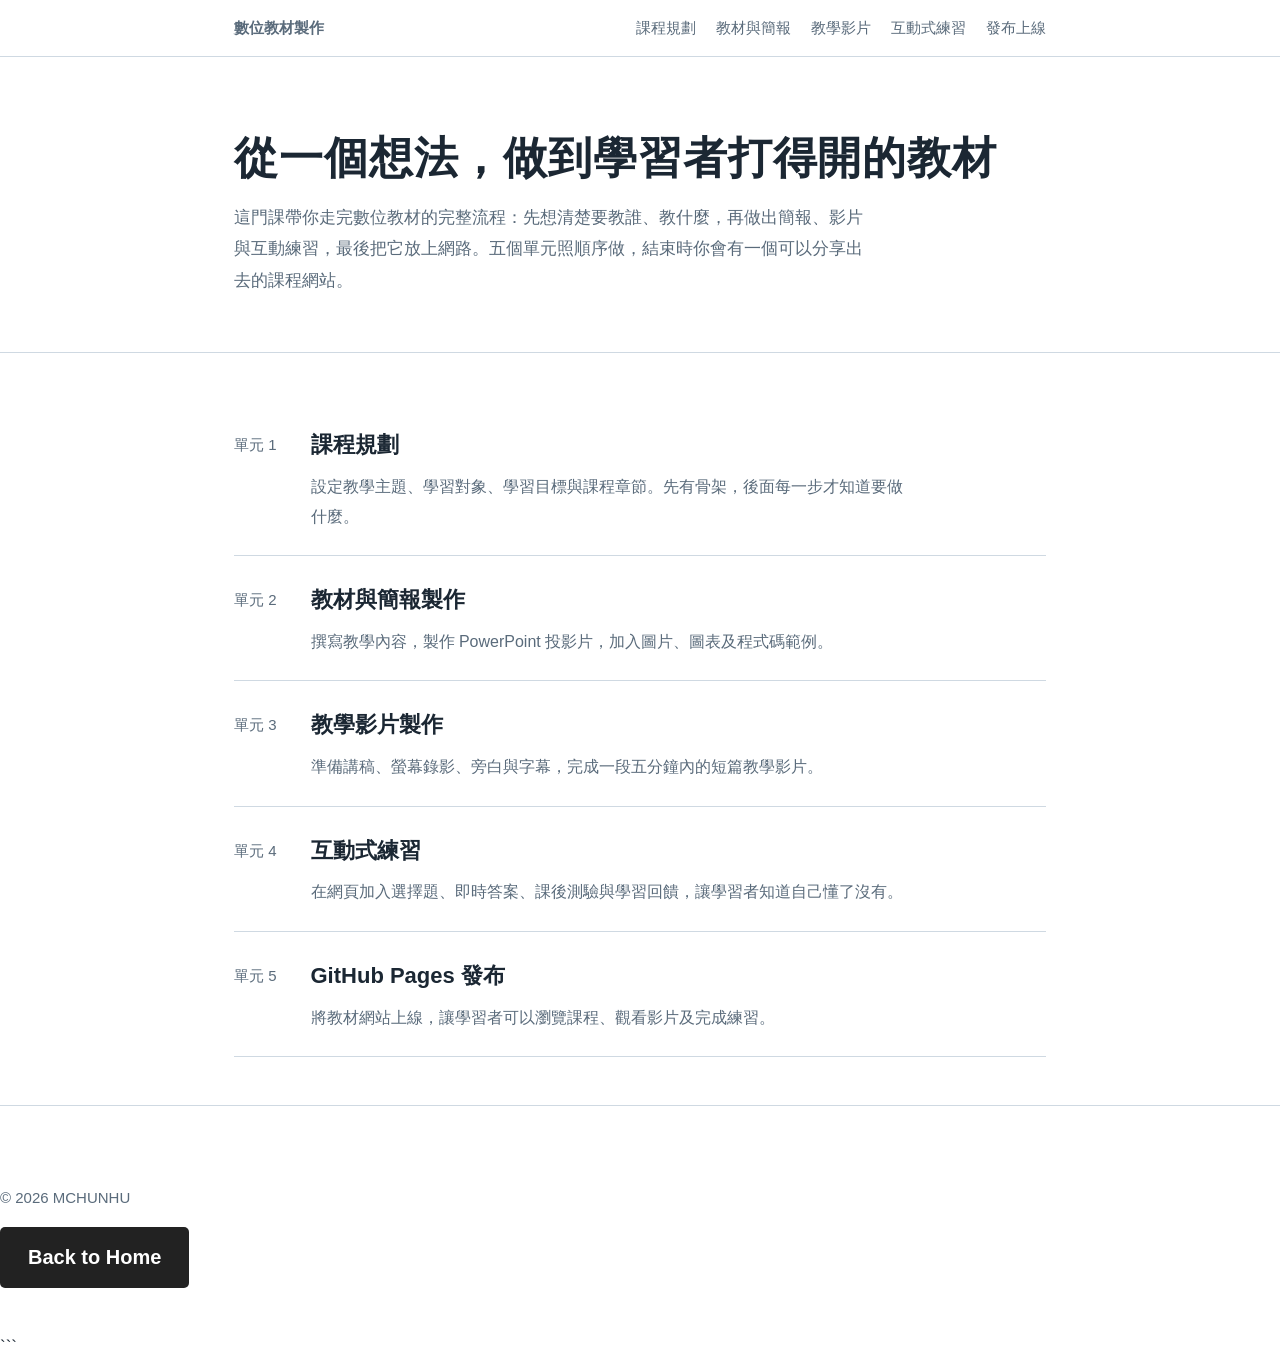
<file: index.html>
<!DOCTYPE html>
<html lang="zh-Hant">
<head>
  <meta charset="UTF-8">
  <meta name="viewport" content="width=device-width, initial-scale=1">
  <title>數位教材製作</title>
  <link rel="stylesheet" href="style.css">
</head>
<body>

<nav class="topbar">
  <div class="wrap">
    <a class="sitename" href="index.html">數位教材製作</a>
    <a href="unit1.html">課程規劃</a>
    <a href="unit2.html">教材與簡報</a>
    <a href="unit3.html">教學影片</a>
    <a href="unit4.html">互動式練習</a>
    <a href="unit5.html">發布上線</a>
  </div>
</nav>

<header class="hero">
  <div class="wrap">
    <h1>從一個想法，做到學習者打得開的教材</h1>
    <p>這門課帶你走完數位教材的完整流程：先想清楚要教誰、教什麼，再做出簡報、影片與互動練習，最後把它放上網路。五個單元照順序做，結束時你會有一個可以分享出去的課程網站。</p>
  </div>
</header>

<section class="units">
  <div class="wrap">

    <a class="unit-row" href="unit1.html">
      <span class="unit-num">單元 1</span>
      <span>
        <span class="unit-title">課程規劃</span>
        <p class="unit-desc">設定教學主題、學習對象、學習目標與課程章節。先有骨架，後面每一步才知道要做什麼。</p>
      </span>
    </a>

    <a class="unit-row" href="unit2.html">
      <span class="unit-num">單元 2</span>
      <span>
        <span class="unit-title">教材與簡報製作</span>
        <p class="unit-desc">撰寫教學內容，製作 PowerPoint 投影片，加入圖片、圖表及程式碼範例。</p>
      </span>
    </a>

    <a class="unit-row" href="unit3.html">
      <span class="unit-num">單元 3</span>
      <span>
        <span class="unit-title">教學影片製作</span>
        <p class="unit-desc">準備講稿、螢幕錄影、旁白與字幕，完成一段五分鐘內的短篇教學影片。</p>
      </span>
    </a>

    <a class="unit-row" href="unit4.html">
      <span class="unit-num">單元 4</span>
      <span>
        <span class="unit-title">互動式練習</span>
        <p class="unit-desc">在網頁加入選擇題、即時答案、課後測驗與學習回饋，讓學習者知道自己懂了沒有。</p>
      </span>
    </a>

    <a class="unit-row" href="unit5.html">
      <span class="unit-num">單元 5</span>
      <span>
        <span class="unit-title">GitHub Pages 發布</span>
        <p class="unit-desc">將教材網站上線，讓學習者可以瀏覽課程、觀看影片及完成練習。</p>
      </span>
    </a>

  </div>
</section>

<!-- =========================
     Footer
     ========================= -->

<footer>

   <p style="margin-top: 50px;">
        © 2026 MCHUNHU
    </p>

    <p style=text-align: center; position: absolute;>
        <a href="https://sgiphu.github.io/" target="_blank" rel="noopener noreferrer" class="button" style="font-weight: bold; font-size: 20px;">  Back to Home</a>
    </p>

</footer>
``` 

</body>

</html>
</file>
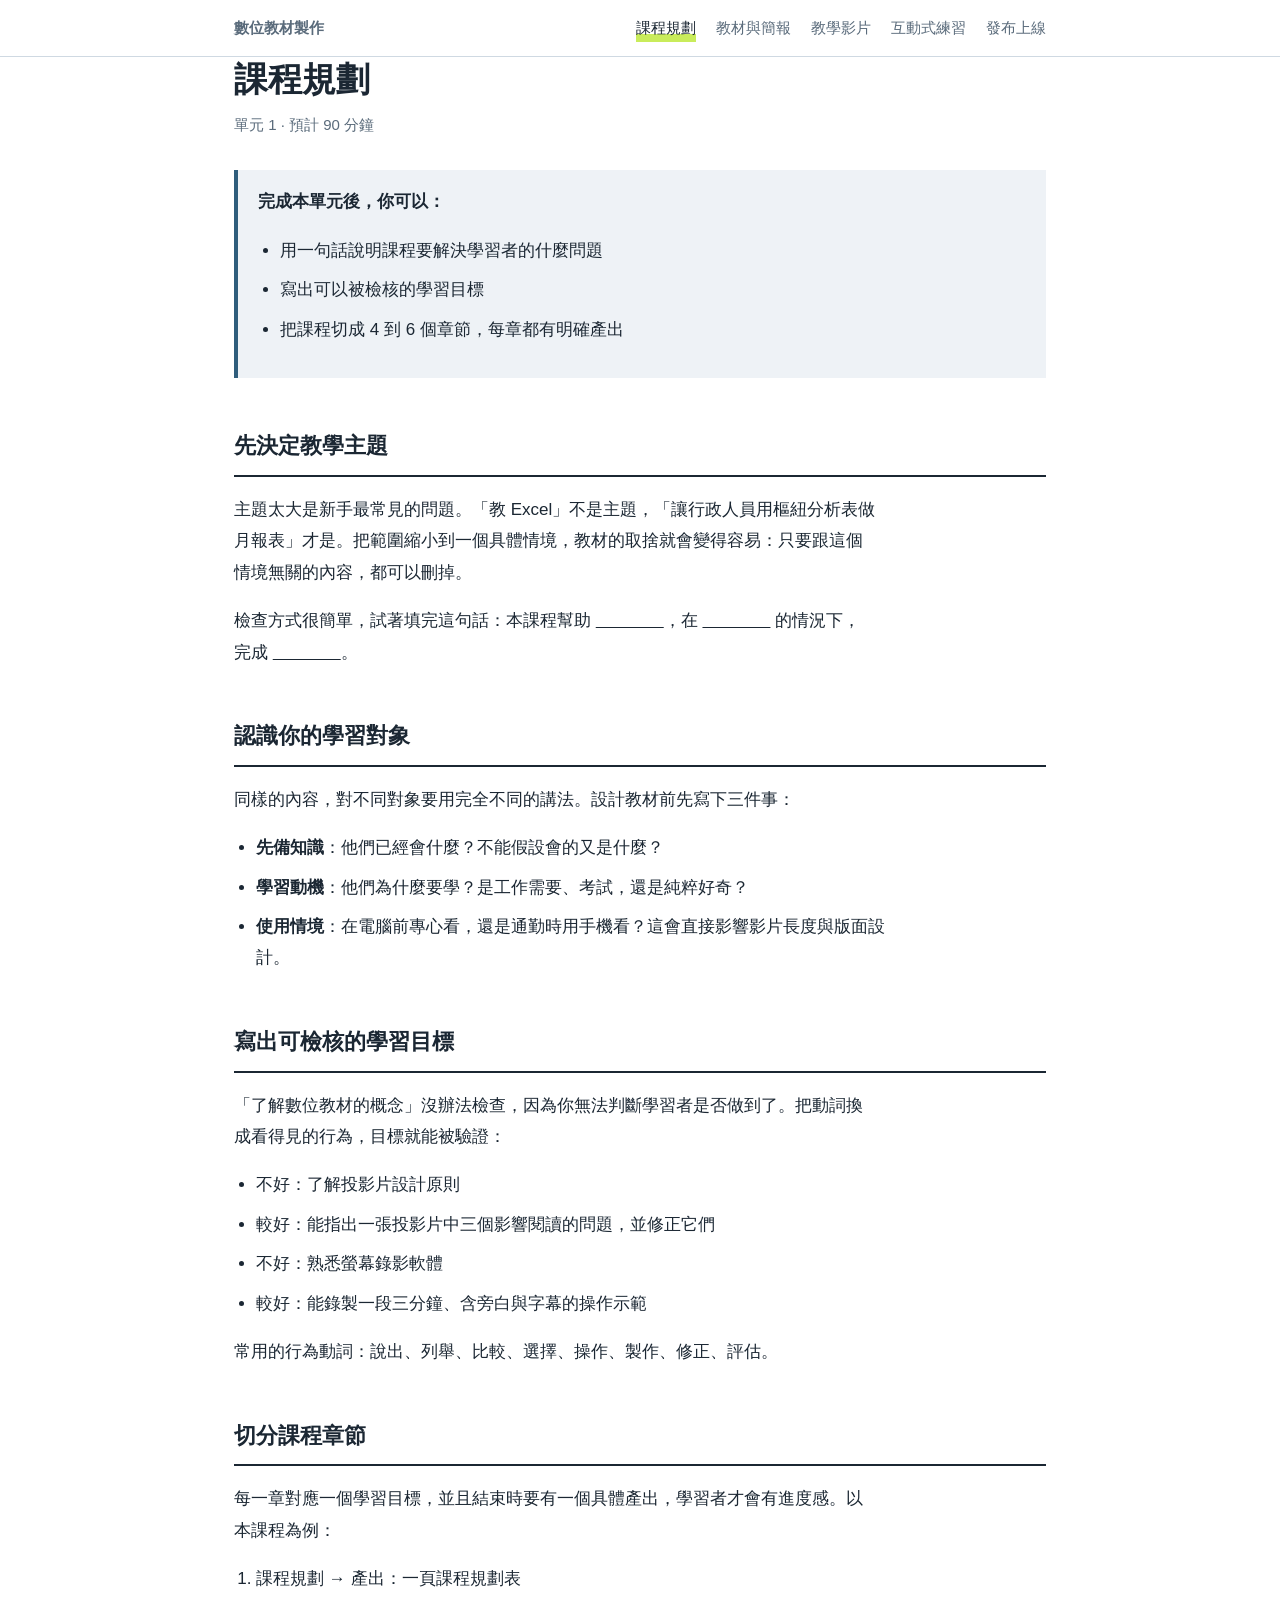
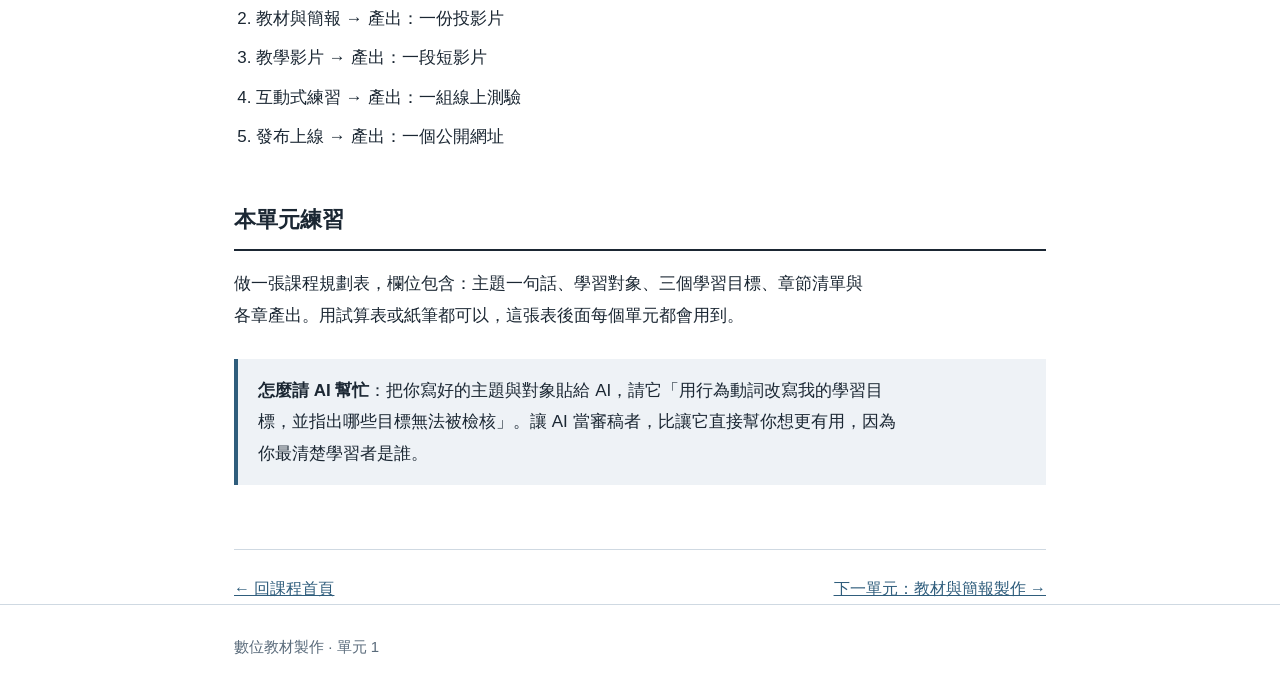
<file: unit1.html>
<!DOCTYPE html>
<html lang="zh-Hant">
<head>
  <meta charset="UTF-8">
  <meta name="viewport" content="width=device-width, initial-scale=1">
  <title>單元 1：課程規劃｜數位教材製作</title>
  <link rel="stylesheet" href="style.css">
</head>
<body>

<nav class="topbar">
  <div class="wrap">
    <a class="sitename" href="index.html">數位教材製作</a>
    <a class="here" href="unit1.html">課程規劃</a>
    <a href="unit2.html">教材與簡報</a>
    <a href="unit3.html">教學影片</a>
    <a href="unit4.html">互動式練習</a>
    <a href="unit5.html">發布上線</a>
  </div>
</nav>

<main class="wrap">

  <h1>課程規劃</h1>
  <p class="eyebrow">單元 1 · 預計 90 分鐘</p>

  <div class="note">
    <p><strong>完成本單元後，你可以：</strong></p>
    <ul>
      <li>用一句話說明課程要解決學習者的什麼問題</li>
      <li>寫出可以被檢核的學習目標</li>
      <li>把課程切成 4 到 6 個章節，每章都有明確產出</li>
    </ul>
  </div>

  <h2>先決定教學主題</h2>
  <p>主題太大是新手最常見的問題。「教 Excel」不是主題，「讓行政人員用樞紐分析表做月報表」才是。把範圍縮小到一個具體情境，教材的取捨就會變得容易：只要跟這個情境無關的內容，都可以刪掉。</p>
  <p>檢查方式很簡單，試著填完這句話：本課程幫助 <u>　　　　</u>，在 <u>　　　　</u> 的情況下，完成 <u>　　　　</u>。</p>

  <h2>認識你的學習對象</h2>
  <p>同樣的內容，對不同對象要用完全不同的講法。設計教材前先寫下三件事：</p>
  <ul>
    <li><strong>先備知識</strong>：他們已經會什麼？不能假設會的又是什麼？</li>
    <li><strong>學習動機</strong>：他們為什麼要學？是工作需要、考試，還是純粹好奇？</li>
    <li><strong>使用情境</strong>：在電腦前專心看，還是通勤時用手機看？這會直接影響影片長度與版面設計。</li>
  </ul>

  <h2>寫出可檢核的學習目標</h2>
  <p>「了解數位教材的概念」沒辦法檢查，因為你無法判斷學習者是否做到了。把動詞換成看得見的行為，目標就能被驗證：</p>
  <ul>
    <li>不好：了解投影片設計原則</li>
    <li>較好：能指出一張投影片中三個影響閱讀的問題，並修正它們</li>
    <li>不好：熟悉螢幕錄影軟體</li>
    <li>較好：能錄製一段三分鐘、含旁白與字幕的操作示範</li>
  </ul>
  <p>常用的行為動詞：說出、列舉、比較、選擇、操作、製作、修正、評估。</p>

  <h2>切分課程章節</h2>
  <p>每一章對應一個學習目標，並且結束時要有一個具體產出，學習者才會有進度感。以本課程為例：</p>
  <ol>
    <li>課程規劃 → 產出：一頁課程規劃表</li>
    <li>教材與簡報 → 產出：一份投影片</li>
    <li>教學影片 → 產出：一段短影片</li>
    <li>互動式練習 → 產出：一組線上測驗</li>
    <li>發布上線 → 產出：一個公開網址</li>
  </ol>

  <h2>本單元練習</h2>
  <p>做一張課程規劃表，欄位包含：主題一句話、學習對象、三個學習目標、章節清單與各章產出。用試算表或紙筆都可以，這張表後面每個單元都會用到。</p>

  <div class="note">
    <p><strong>怎麼請 AI 幫忙</strong>：把你寫好的主題與對象貼給 AI，請它「用行為動詞改寫我的學習目標，並指出哪些目標無法被檢核」。讓 AI 當審稿者，比讓它直接幫你想更有用，因為你最清楚學習者是誰。</p>
  </div>

  <nav class="pager">
    <a href="index.html">← 回課程首頁</a>
    <a href="unit2.html">下一單元：教材與簡報製作 →</a>
  </nav>

</main>

<footer>
  <div class="wrap">數位教材製作 · 單元 1</div>
</footer>

</body>
</html>
</file>
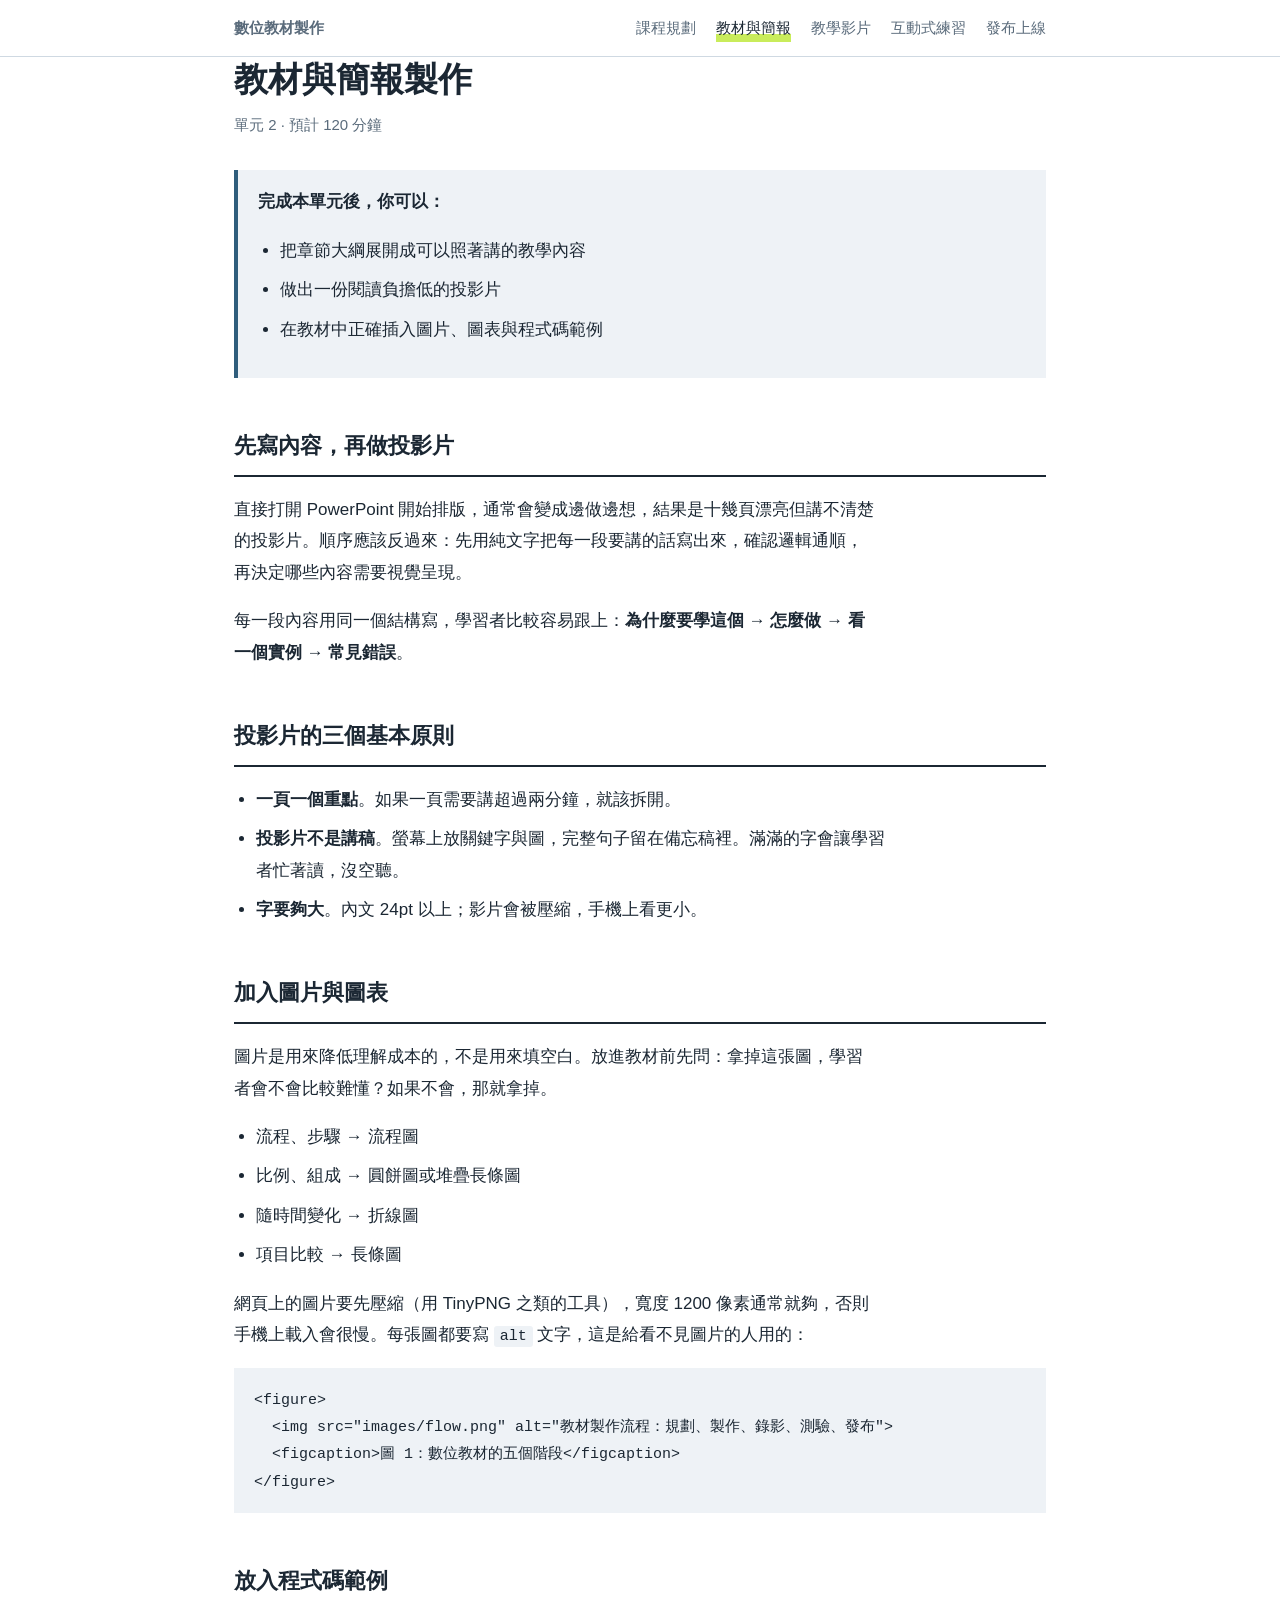
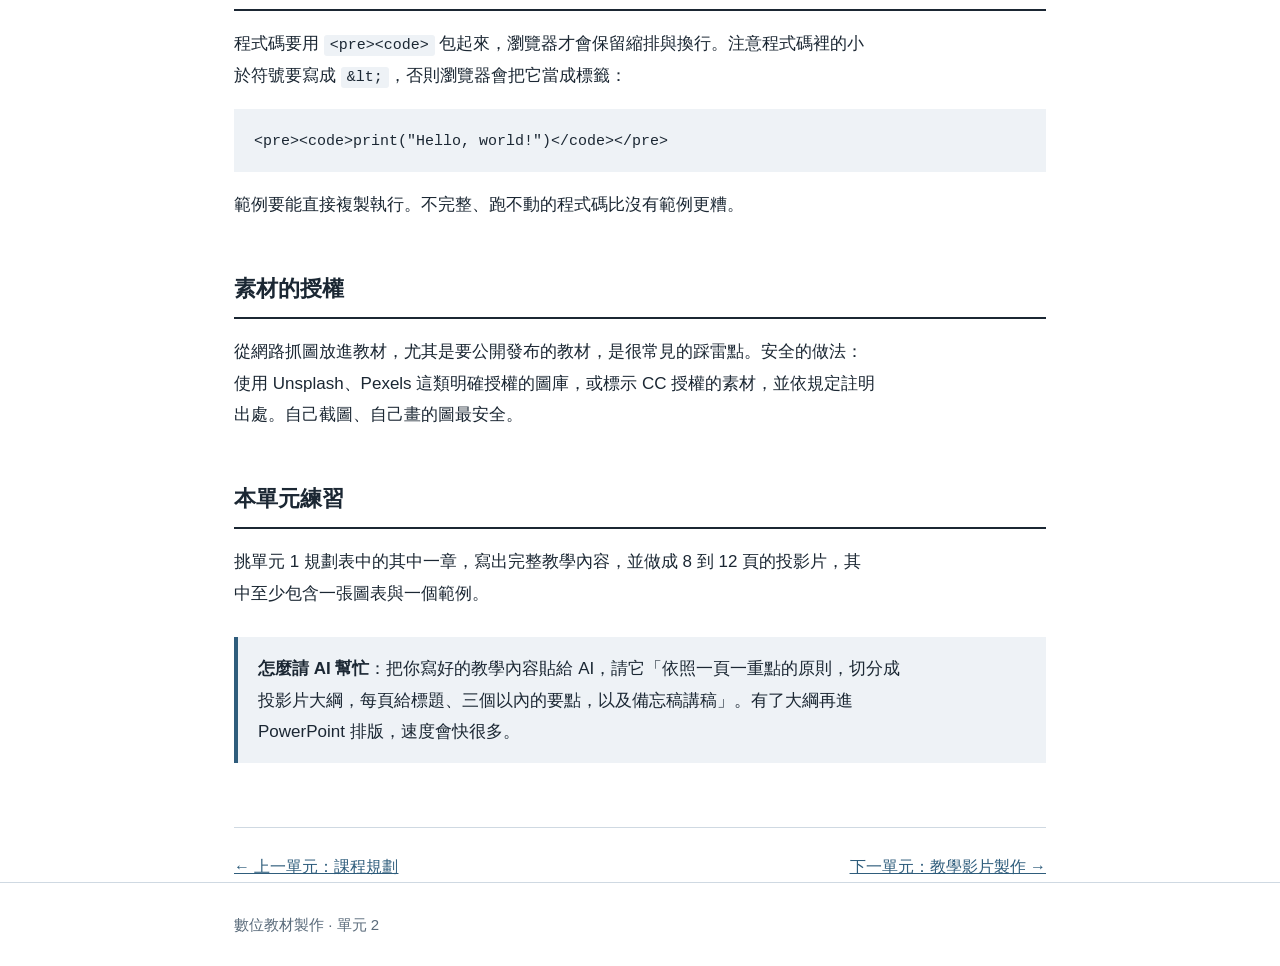
<file: unit2.html>
<!DOCTYPE html>
<html lang="zh-Hant">
<head>
  <meta charset="UTF-8">
  <meta name="viewport" content="width=device-width, initial-scale=1">
  <title>單元 2：教材與簡報製作｜數位教材製作</title>
  <link rel="stylesheet" href="style.css">
</head>
<body>

<nav class="topbar">
  <div class="wrap">
    <a class="sitename" href="index.html">數位教材製作</a>
    <a href="unit1.html">課程規劃</a>
    <a class="here" href="unit2.html">教材與簡報</a>
    <a href="unit3.html">教學影片</a>
    <a href="unit4.html">互動式練習</a>
    <a href="unit5.html">發布上線</a>
  </div>
</nav>

<main class="wrap">

  <h1>教材與簡報製作</h1>
  <p class="eyebrow">單元 2 · 預計 120 分鐘</p>

  <div class="note">
    <p><strong>完成本單元後，你可以：</strong></p>
    <ul>
      <li>把章節大綱展開成可以照著講的教學內容</li>
      <li>做出一份閱讀負擔低的投影片</li>
      <li>在教材中正確插入圖片、圖表與程式碼範例</li>
    </ul>
  </div>

  <h2>先寫內容，再做投影片</h2>
  <p>直接打開 PowerPoint 開始排版，通常會變成邊做邊想，結果是十幾頁漂亮但講不清楚的投影片。順序應該反過來：先用純文字把每一段要講的話寫出來，確認邏輯通順，再決定哪些內容需要視覺呈現。</p>
  <p>每一段內容用同一個結構寫，學習者比較容易跟上：<strong>為什麼要學這個 → 怎麼做 → 看一個實例 → 常見錯誤</strong>。</p>

  <h2>投影片的三個基本原則</h2>
  <ul>
    <li><strong>一頁一個重點</strong>。如果一頁需要講超過兩分鐘，就該拆開。</li>
    <li><strong>投影片不是講稿</strong>。螢幕上放關鍵字與圖，完整句子留在備忘稿裡。滿滿的字會讓學習者忙著讀，沒空聽。</li>
    <li><strong>字要夠大</strong>。內文 24pt 以上；影片會被壓縮，手機上看更小。</li>
  </ul>

  <h2>加入圖片與圖表</h2>
  <p>圖片是用來降低理解成本的，不是用來填空白。放進教材前先問：拿掉這張圖，學習者會不會比較難懂？如果不會，那就拿掉。</p>
  <ul>
    <li>流程、步驟 → 流程圖</li>
    <li>比例、組成 → 圓餅圖或堆疊長條圖</li>
    <li>隨時間變化 → 折線圖</li>
    <li>項目比較 → 長條圖</li>
  </ul>
  <p>網頁上的圖片要先壓縮（用 TinyPNG 之類的工具），寬度 1200 像素通常就夠，否則手機上載入會很慢。每張圖都要寫 <code>alt</code> 文字，這是給看不見圖片的人用的：</p>
  <pre><code>&lt;figure&gt;
  &lt;img src="images/flow.png" alt="教材製作流程：規劃、製作、錄影、測驗、發布"&gt;
  &lt;figcaption&gt;圖 1：數位教材的五個階段&lt;/figcaption&gt;
&lt;/figure&gt;</code></pre>

  <h2>放入程式碼範例</h2>
  <p>程式碼要用 <code>&lt;pre&gt;&lt;code&gt;</code> 包起來，瀏覽器才會保留縮排與換行。注意程式碼裡的小於符號要寫成 <code>&amp;lt;</code>，否則瀏覽器會把它當成標籤：</p>
  <pre><code>&lt;pre&gt;&lt;code&gt;print("Hello, world!")&lt;/code&gt;&lt;/pre&gt;</code></pre>
  <p>範例要能直接複製執行。不完整、跑不動的程式碼比沒有範例更糟。</p>

  <h2>素材的授權</h2>
  <p>從網路抓圖放進教材，尤其是要公開發布的教材，是很常見的踩雷點。安全的做法：使用 Unsplash、Pexels 這類明確授權的圖庫，或標示 CC 授權的素材，並依規定註明出處。自己截圖、自己畫的圖最安全。</p>

  <h2>本單元練習</h2>
  <p>挑單元 1 規劃表中的其中一章，寫出完整教學內容，並做成 8 到 12 頁的投影片，其中至少包含一張圖表與一個範例。</p>

  <div class="note">
    <p><strong>怎麼請 AI 幫忙</strong>：把你寫好的教學內容貼給 AI，請它「依照一頁一重點的原則，切分成投影片大綱，每頁給標題、三個以內的要點，以及備忘稿講稿」。有了大綱再進 PowerPoint 排版，速度會快很多。</p>
  </div>

  <nav class="pager">
    <a href="unit1.html">← 上一單元：課程規劃</a>
    <a href="unit3.html">下一單元：教學影片製作 →</a>
  </nav>

</main>

<footer>
  <div class="wrap">數位教材製作 · 單元 2</div>
</footer>

</body>
</html>
</file>
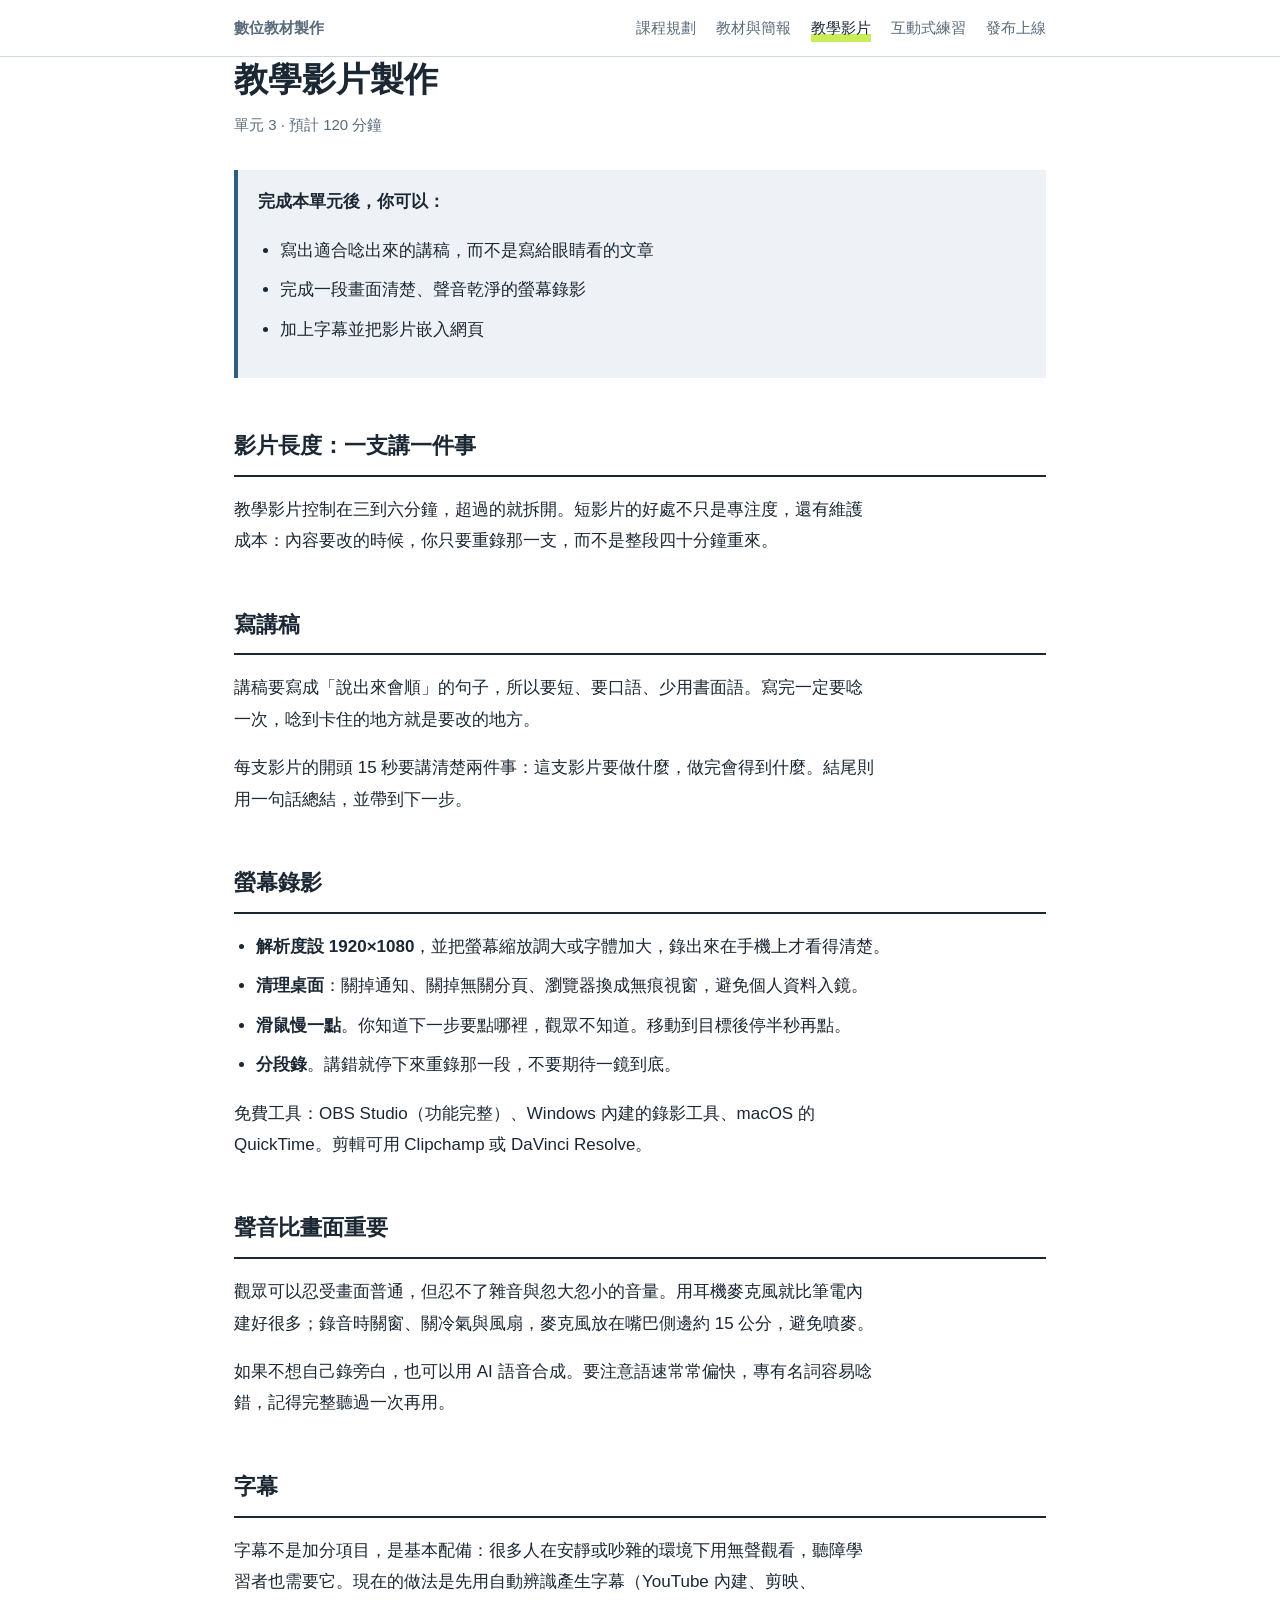
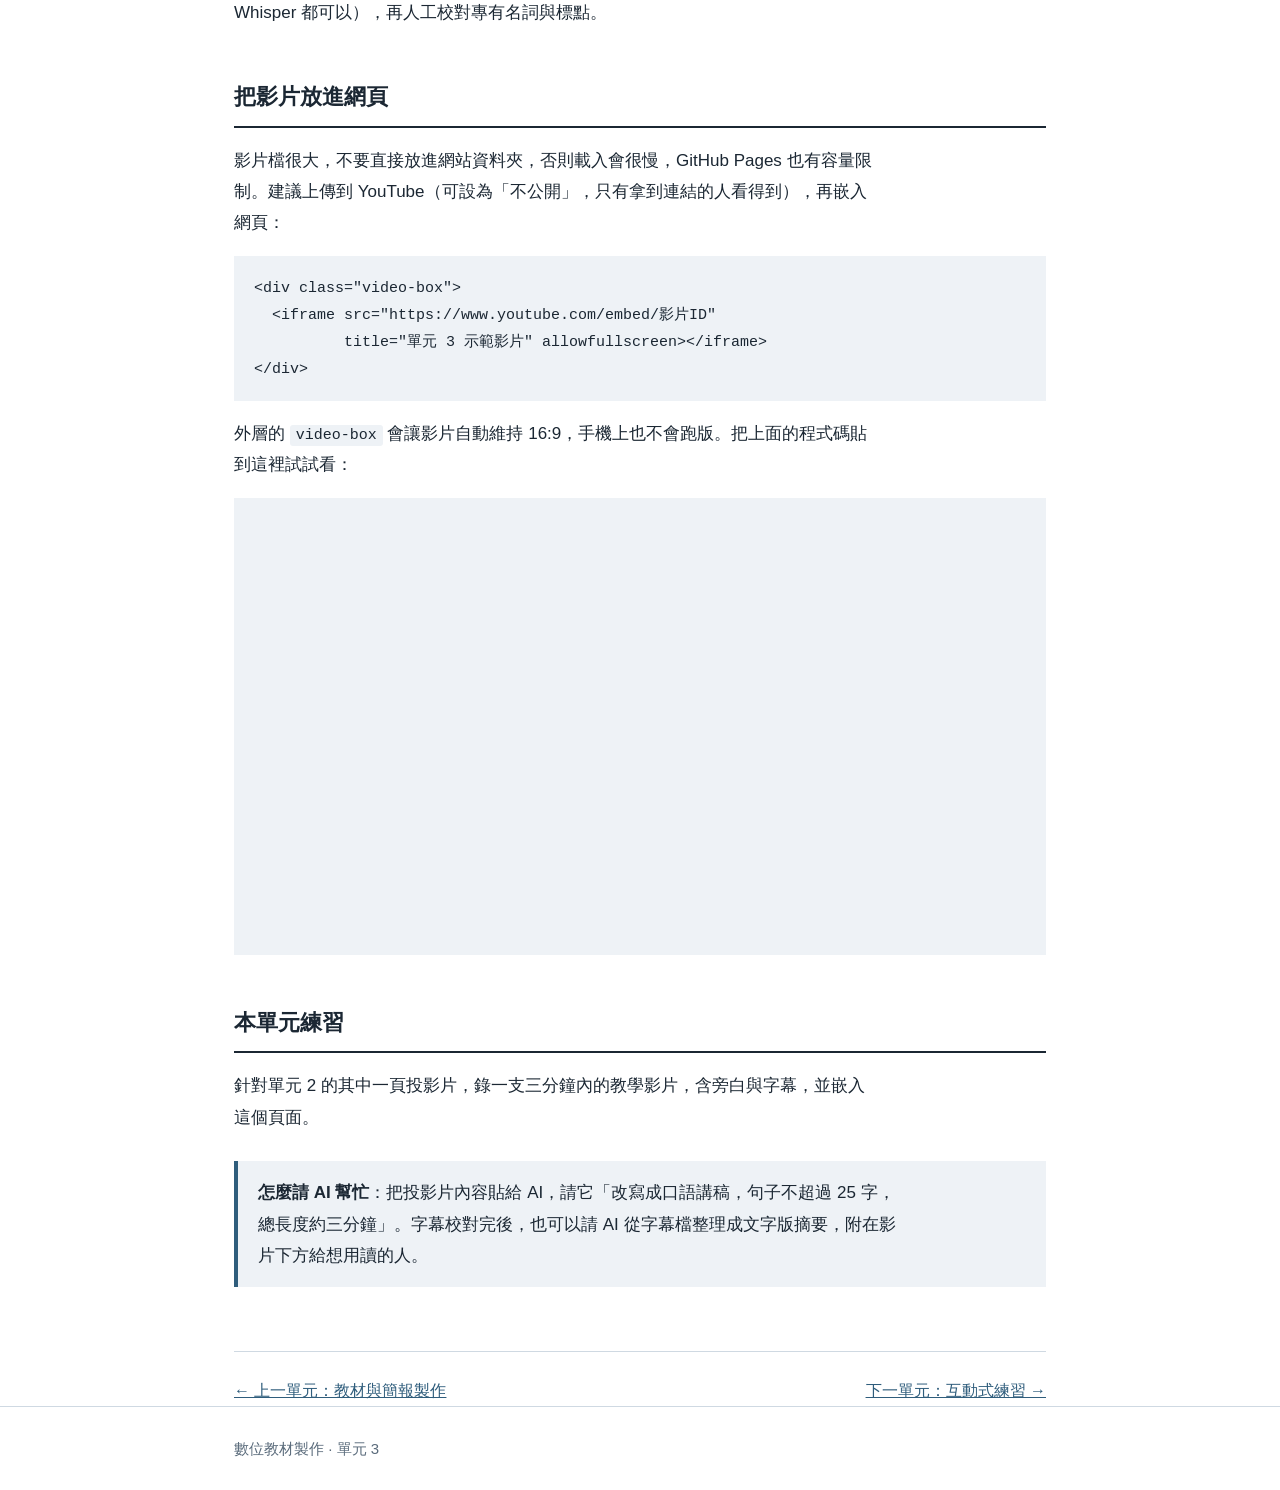
<file: unit3.html>
<!DOCTYPE html>
<html lang="zh-Hant">
<head>
  <meta charset="UTF-8">
  <meta name="viewport" content="width=device-width, initial-scale=1">
  <title>單元 3：教學影片製作｜數位教材製作</title>
  <link rel="stylesheet" href="style.css">
</head>
<body>

<nav class="topbar">
  <div class="wrap">
    <a class="sitename" href="index.html">數位教材製作</a>
    <a href="unit1.html">課程規劃</a>
    <a href="unit2.html">教材與簡報</a>
    <a class="here" href="unit3.html">教學影片</a>
    <a href="unit4.html">互動式練習</a>
    <a href="unit5.html">發布上線</a>
  </div>
</nav>

<main class="wrap">

  <h1>教學影片製作</h1>
  <p class="eyebrow">單元 3 · 預計 120 分鐘</p>

  <div class="note">
    <p><strong>完成本單元後，你可以：</strong></p>
    <ul>
      <li>寫出適合唸出來的講稿，而不是寫給眼睛看的文章</li>
      <li>完成一段畫面清楚、聲音乾淨的螢幕錄影</li>
      <li>加上字幕並把影片嵌入網頁</li>
    </ul>
  </div>

  <h2>影片長度：一支講一件事</h2>
  <p>教學影片控制在三到六分鐘，超過的就拆開。短影片的好處不只是專注度，還有維護成本：內容要改的時候，你只要重錄那一支，而不是整段四十分鐘重來。</p>

  <h2>寫講稿</h2>
  <p>講稿要寫成「說出來會順」的句子，所以要短、要口語、少用書面語。寫完一定要唸一次，唸到卡住的地方就是要改的地方。</p>
  <p>每支影片的開頭 15 秒要講清楚兩件事：這支影片要做什麼，做完會得到什麼。結尾則用一句話總結，並帶到下一步。</p>

  <h2>螢幕錄影</h2>
  <ul>
    <li><strong>解析度設 1920×1080</strong>，並把螢幕縮放調大或字體加大，錄出來在手機上才看得清楚。</li>
    <li><strong>清理桌面</strong>：關掉通知、關掉無關分頁、瀏覽器換成無痕視窗，避免個人資料入鏡。</li>
    <li><strong>滑鼠慢一點</strong>。你知道下一步要點哪裡，觀眾不知道。移動到目標後停半秒再點。</li>
    <li><strong>分段錄</strong>。講錯就停下來重錄那一段，不要期待一鏡到底。</li>
  </ul>
  <p>免費工具：OBS Studio（功能完整）、Windows 內建的錄影工具、macOS 的 QuickTime。剪輯可用 Clipchamp 或 DaVinci Resolve。</p>

  <h2>聲音比畫面重要</h2>
  <p>觀眾可以忍受畫面普通，但忍不了雜音與忽大忽小的音量。用耳機麥克風就比筆電內建好很多；錄音時關窗、關冷氣與風扇，麥克風放在嘴巴側邊約 15 公分，避免噴麥。</p>
  <p>如果不想自己錄旁白，也可以用 AI 語音合成。要注意語速常常偏快，專有名詞容易唸錯，記得完整聽過一次再用。</p>

  <h2>字幕</h2>
  <p>字幕不是加分項目，是基本配備：很多人在安靜或吵雜的環境下用無聲觀看，聽障學習者也需要它。現在的做法是先用自動辨識產生字幕（YouTube 內建、剪映、Whisper 都可以），再人工校對專有名詞與標點。</p>

  <h2>把影片放進網頁</h2>
  <p>影片檔很大，不要直接放進網站資料夾，否則載入會很慢，GitHub Pages 也有容量限制。建議上傳到 YouTube（可設為「不公開」，只有拿到連結的人看得到），再嵌入網頁：</p>
  <pre><code>&lt;div class="video-box"&gt;
  &lt;iframe src="https://www.youtube.com/embed/影片ID"
          title="單元 3 示範影片" allowfullscreen&gt;&lt;/iframe&gt;
&lt;/div&gt;</code></pre>
  <p>外層的 <code>video-box</code> 會讓影片自動維持 16:9，手機上也不會跑版。把上面的程式碼貼到這裡試試看：</p>
  <div class="video-box">
  <iframe
    width="560"
    height="315"
    src="https://www.youtube.com/embed/cSLGVlr7swQ?si=3-fHiaapn7h5lCur"
    title="單元 3 示範影片"
    frameborder="0"
    allow="accelerometer; autoplay; clipboard-write; encrypted-media; gyroscope; picture-in-picture; web-share"
    referrerpolicy="strict-origin-when-cross-origin"
    allowfullscreen>
  </iframe>
</div>



  <h2>本單元練習</h2>
  <p>針對單元 2 的其中一頁投影片，錄一支三分鐘內的教學影片，含旁白與字幕，並嵌入這個頁面。</p>

  <div class="note">
    <p><strong>怎麼請 AI 幫忙</strong>：把投影片內容貼給 AI，請它「改寫成口語講稿，句子不超過 25 字，總長度約三分鐘」。字幕校對完後，也可以請 AI 從字幕檔整理成文字版摘要，附在影片下方給想用讀的人。</p>
  </div>

  <nav class="pager">
    <a href="unit2.html">← 上一單元：教材與簡報製作</a>
    <a href="unit4.html">下一單元：互動式練習 →</a>
  </nav>

</main>

<footer>
  <div class="wrap">數位教材製作 · 單元 3</div>
</footer>

</body>
</html>
</file>
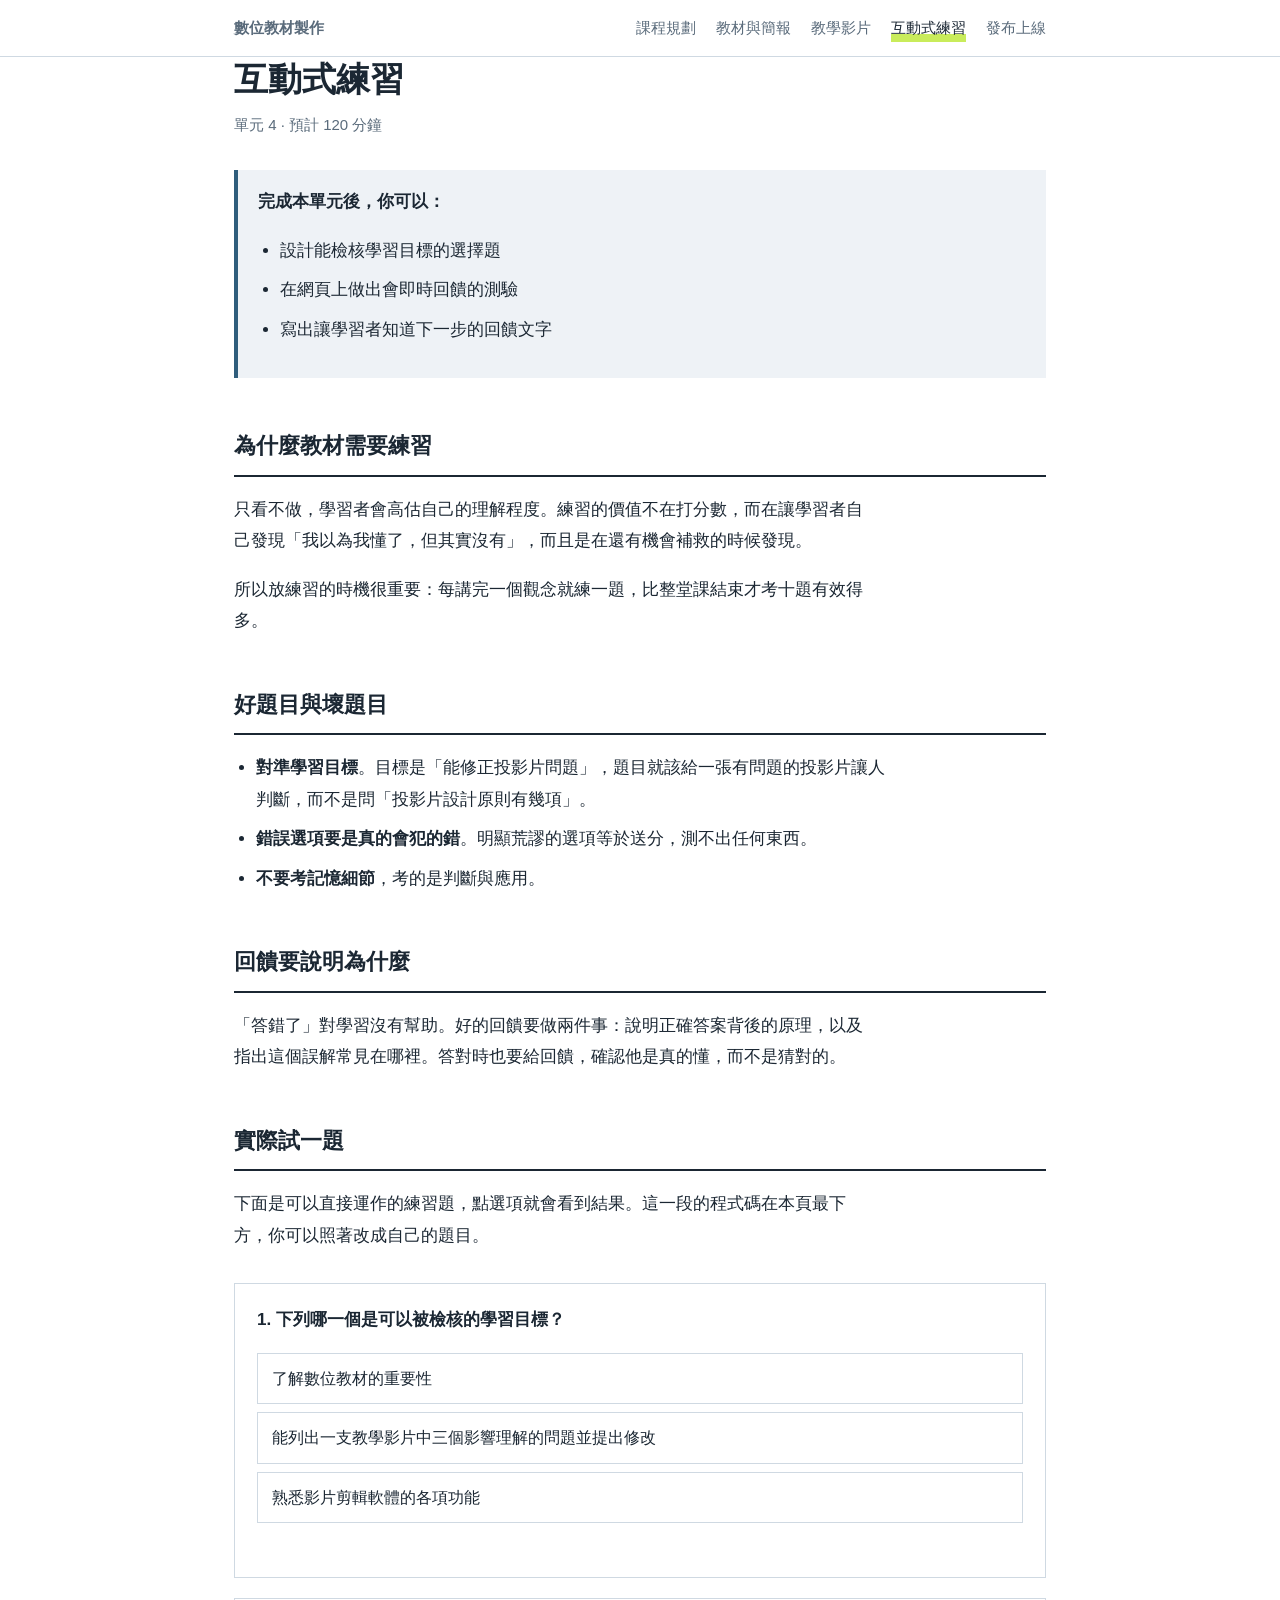
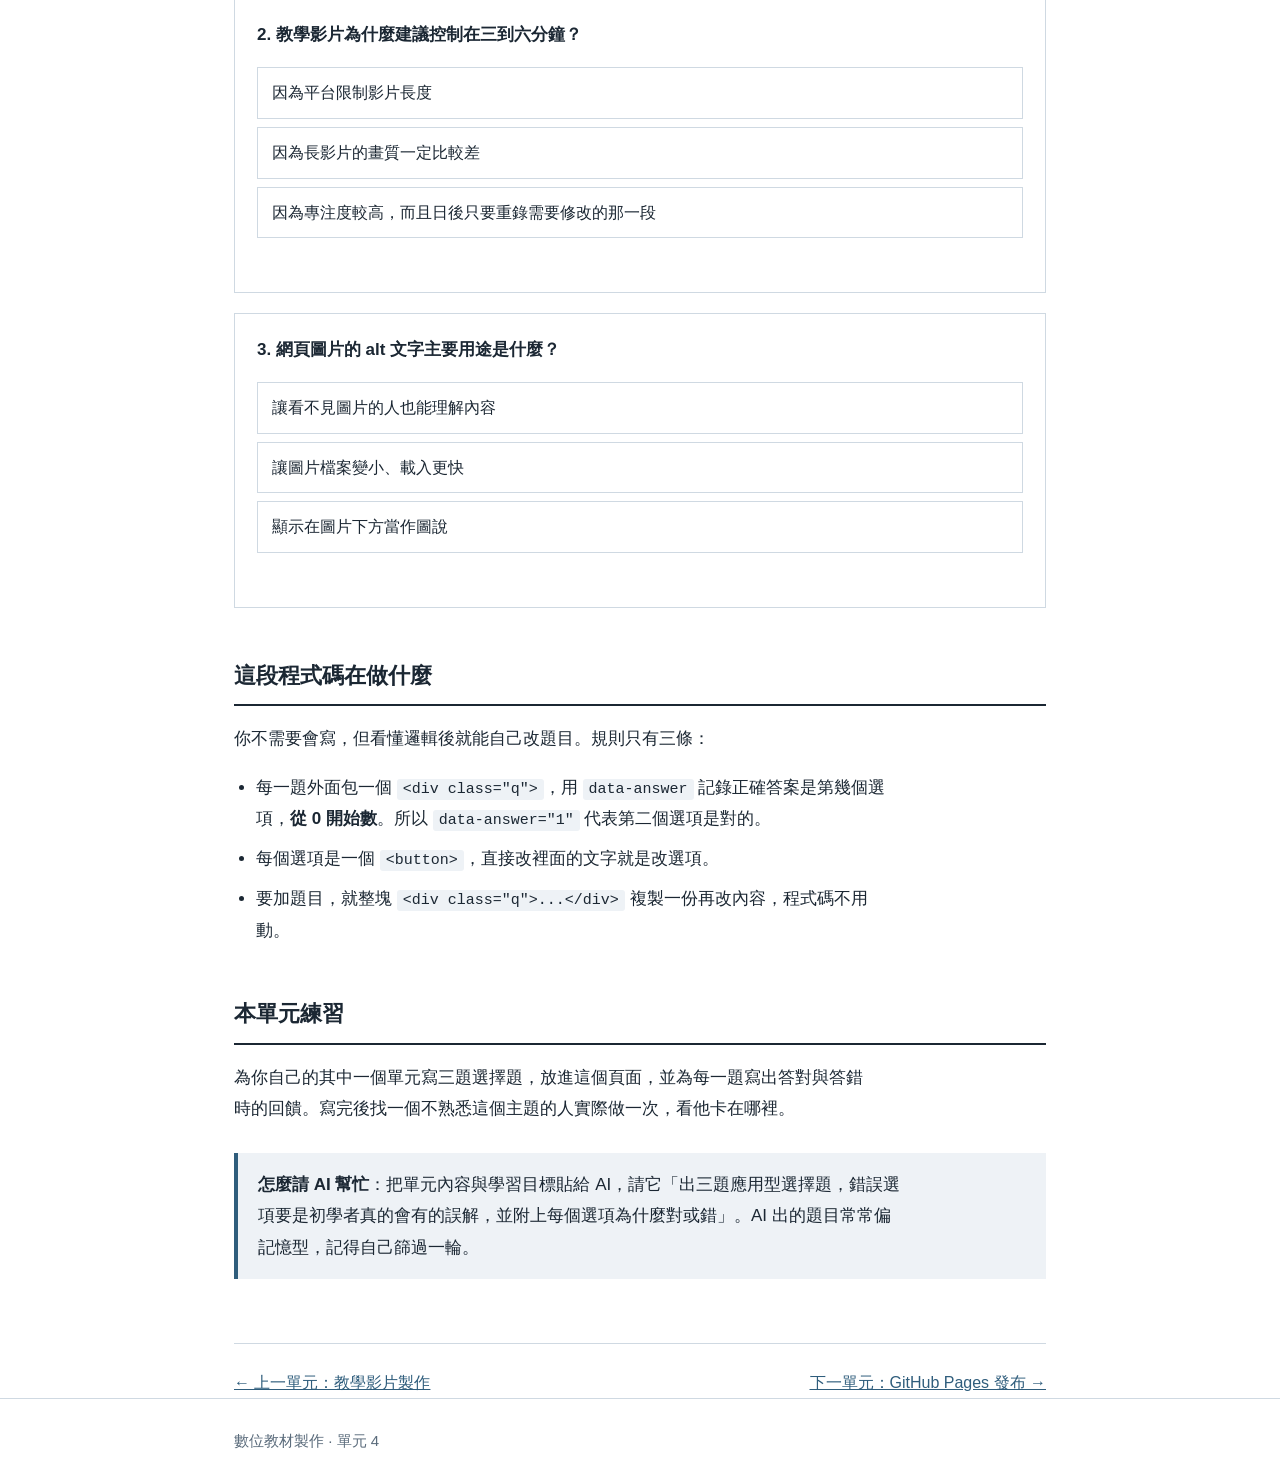
<file: unit4.html>
<!DOCTYPE html>
<html lang="zh-Hant">
<head>
  <meta charset="UTF-8">
  <meta name="viewport" content="width=device-width, initial-scale=1">
  <title>單元 4：互動式練習｜數位教材製作</title>
  <link rel="stylesheet" href="style.css">
</head>
<body>

<nav class="topbar">
  <div class="wrap">
    <a class="sitename" href="index.html">數位教材製作</a>
    <a href="unit1.html">課程規劃</a>
    <a href="unit2.html">教材與簡報</a>
    <a href="unit3.html">教學影片</a>
    <a class="here" href="unit4.html">互動式練習</a>
    <a href="unit5.html">發布上線</a>
  </div>
</nav>

<main class="wrap">

  <h1>互動式練習</h1>
  <p class="eyebrow">單元 4 · 預計 120 分鐘</p>

  <div class="note">
    <p><strong>完成本單元後，你可以：</strong></p>
    <ul>
      <li>設計能檢核學習目標的選擇題</li>
      <li>在網頁上做出會即時回饋的測驗</li>
      <li>寫出讓學習者知道下一步的回饋文字</li>
    </ul>
  </div>

  <h2>為什麼教材需要練習</h2>
  <p>只看不做，學習者會高估自己的理解程度。練習的價值不在打分數，而在讓學習者自己發現「我以為我懂了，但其實沒有」，而且是在還有機會補救的時候發現。</p>
  <p>所以放練習的時機很重要：每講完一個觀念就練一題，比整堂課結束才考十題有效得多。</p>

  <h2>好題目與壞題目</h2>
  <ul>
    <li><strong>對準學習目標</strong>。目標是「能修正投影片問題」，題目就該給一張有問題的投影片讓人判斷，而不是問「投影片設計原則有幾項」。</li>
    <li><strong>錯誤選項要是真的會犯的錯</strong>。明顯荒謬的選項等於送分，測不出任何東西。</li>
    <li><strong>不要考記憶細節</strong>，考的是判斷與應用。</li>
  </ul>

  <h2>回饋要說明為什麼</h2>
  <p>「答錯了」對學習沒有幫助。好的回饋要做兩件事：說明正確答案背後的原理，以及指出這個誤解常見在哪裡。答對時也要給回饋，確認他是真的懂，而不是猜對的。</p>

  <h2>實際試一題</h2>
  <p>下面是可以直接運作的練習題，點選項就會看到結果。這一段的程式碼在本頁最下方，你可以照著改成自己的題目。</p>

  <div class="quiz" id="quiz">

    <div class="q" data-answer="1" data-why="重點在於學習者做得到什麼，可以被觀察、被檢核；「了解」「熟悉」都無法判斷是否達成。">
      <p>1. 下列哪一個是可以被檢核的學習目標？</p>
      <button type="button">了解數位教材的重要性</button>
      <button type="button">能列出一支教學影片中三個影響理解的問題並提出修改</button>
      <button type="button">熟悉影片剪輯軟體的各項功能</button>
      <p class="feedback" role="status"></p>
    </div>

    <div class="q" data-answer="2" data-why="短影片除了維持專注度，更大的好處是維護成本低：內容要更新時只需重錄那一小段。">
      <p>2. 教學影片為什麼建議控制在三到六分鐘？</p>
      <button type="button">因為平台限制影片長度</button>
      <button type="button">因為長影片的畫質一定比較差</button>
      <button type="button">因為專注度較高，而且日後只要重錄需要修改的那一段</button>
      <p class="feedback" role="status"></p>
    </div>

    <div class="q" data-answer="0" data-why="alt 是給螢幕報讀軟體與圖片載入失敗時使用的替代文字；壓縮檔案和圖說是不同的事。">
      <p>3. 網頁圖片的 alt 文字主要用途是什麼？</p>
      <button type="button">讓看不見圖片的人也能理解內容</button>
      <button type="button">讓圖片檔案變小、載入更快</button>
      <button type="button">顯示在圖片下方當作圖說</button>
      <p class="feedback" role="status"></p>
    </div>

  </div>

  <p id="score" class="eyebrow"></p>

  <h2>這段程式碼在做什麼</h2>
  <p>你不需要會寫，但看懂邏輯後就能自己改題目。規則只有三條：</p>
  <ul>
    <li>每一題外面包一個 <code>&lt;div class="q"&gt;</code>，用 <code>data-answer</code> 記錄正確答案是第幾個選項，<strong>從 0 開始數</strong>。所以 <code>data-answer="1"</code> 代表第二個選項是對的。</li>
    <li>每個選項是一個 <code>&lt;button&gt;</code>，直接改裡面的文字就是改選項。</li>
    <li>要加題目，就整塊 <code>&lt;div class="q"&gt;...&lt;/div&gt;</code> 複製一份再改內容，程式碼不用動。</li>
  </ul>

  <h2>本單元練習</h2>
  <p>為你自己的其中一個單元寫三題選擇題，放進這個頁面，並為每一題寫出答對與答錯時的回饋。寫完後找一個不熟悉這個主題的人實際做一次，看他卡在哪裡。</p>

  <div class="note">
    <p><strong>怎麼請 AI 幫忙</strong>：把單元內容與學習目標貼給 AI，請它「出三題應用型選擇題，錯誤選項要是初學者真的會有的誤解，並附上每個選項為什麼對或錯」。AI 出的題目常常偏記憶型，記得自己篩過一輪。</p>
  </div>

  <nav class="pager">
    <a href="unit3.html">← 上一單元：教學影片製作</a>
    <a href="unit5.html">下一單元：GitHub Pages 發布 →</a>
  </nav>

</main>

<footer>
  <div class="wrap">數位教材製作 · 單元 4</div>
</footer>

<script>
  // 找出頁面上所有題目
  var questions = document.querySelectorAll('#quiz .q');
  var answered = 0;
  var correct = 0;

  questions.forEach(function (q) {
    var right = Number(q.dataset.answer);          // 正確答案的編號
    var options = q.querySelectorAll('button');
    var feedback = q.querySelector('.feedback');

    options.forEach(function (btn, index) {
      btn.addEventListener('click', function () {
        if (q.dataset.done) return;                // 已經作答過就不再反應
        q.dataset.done = 'yes';
        answered++;

        // 標示正確答案，並標出使用者選錯的那一個
        options[right].classList.add('right');
        if (index !== right) btn.classList.add('wrong');
        if (index === right) correct++;

        var why = q.dataset.why || '';
        feedback.textContent = (index === right)
          ? '答對了。' + why
          : '答錯了，正確答案已標示。' + why;

        if (answered === questions.length) {
          document.getElementById('score').textContent =
            '你完成了 ' + questions.length + ' 題，答對 ' + correct + ' 題。';
        }
      });
    });
  });
</script>

</body>
</html>
</file>
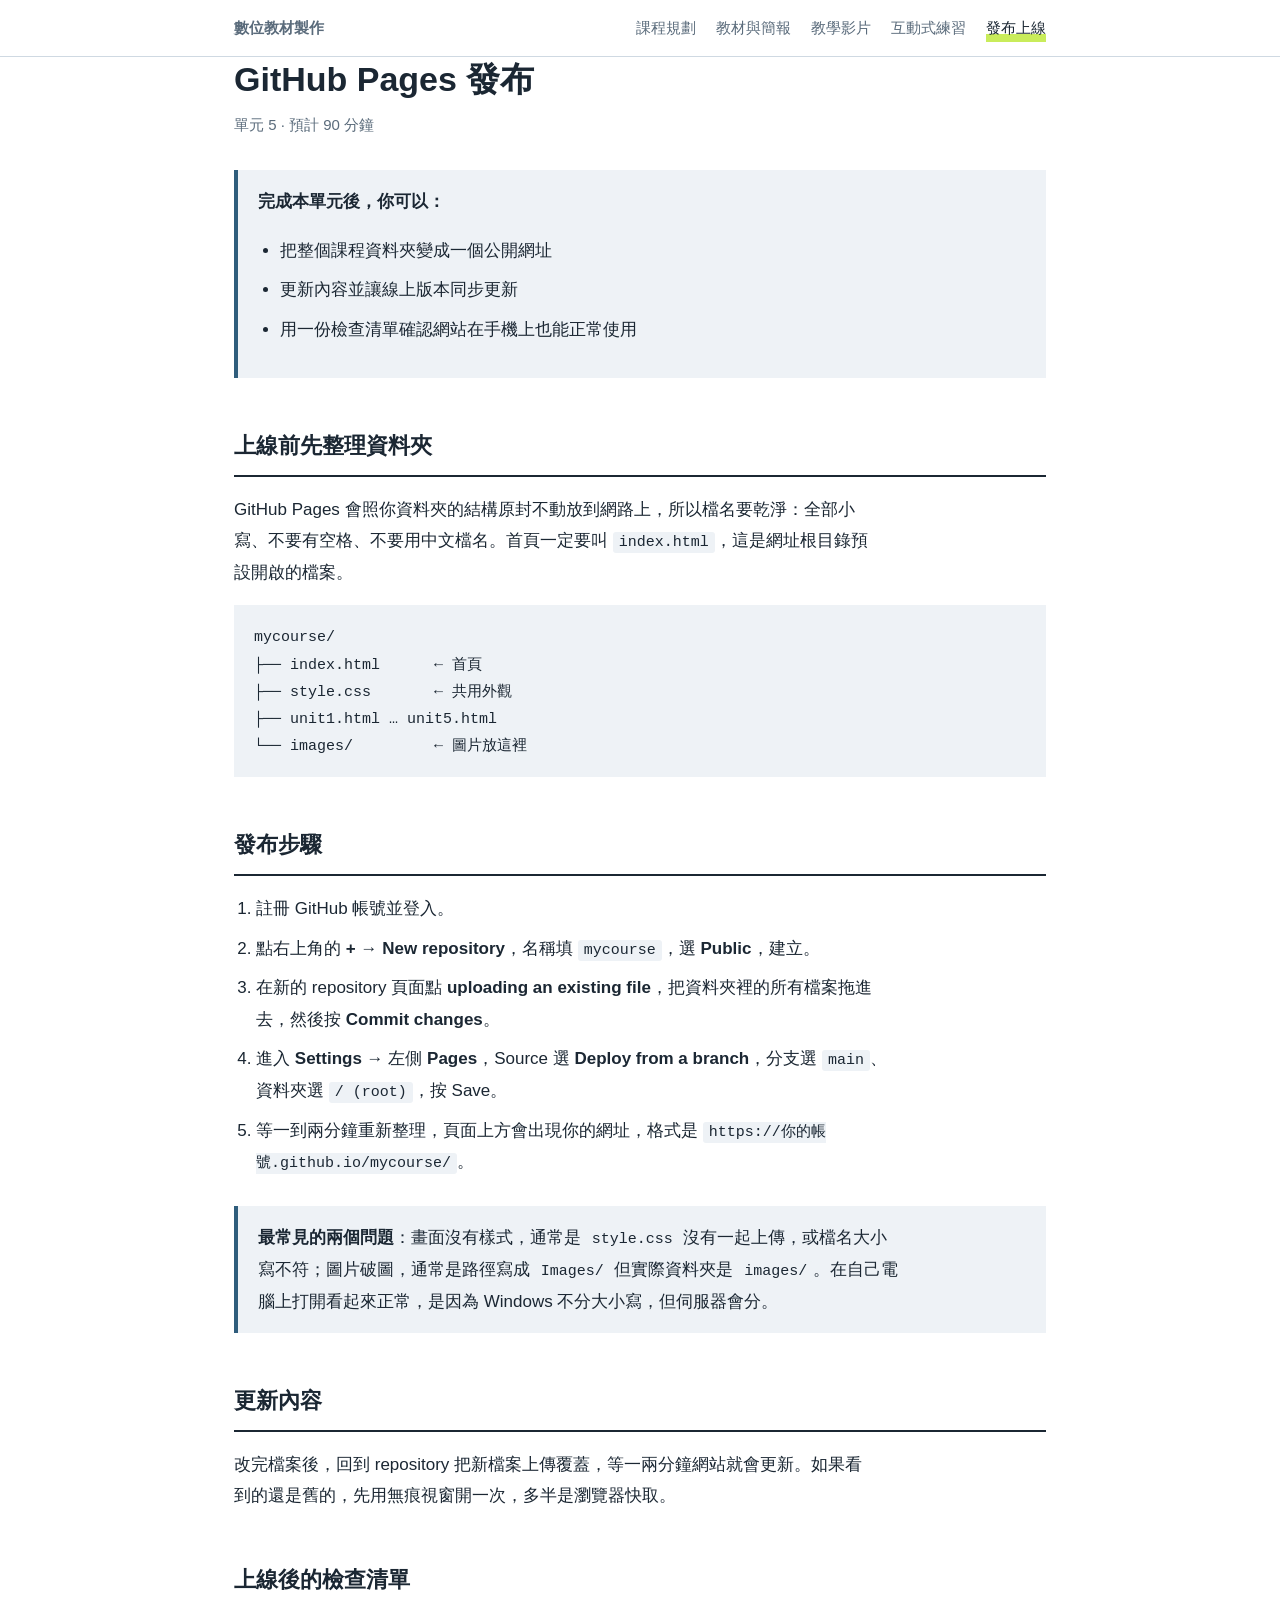
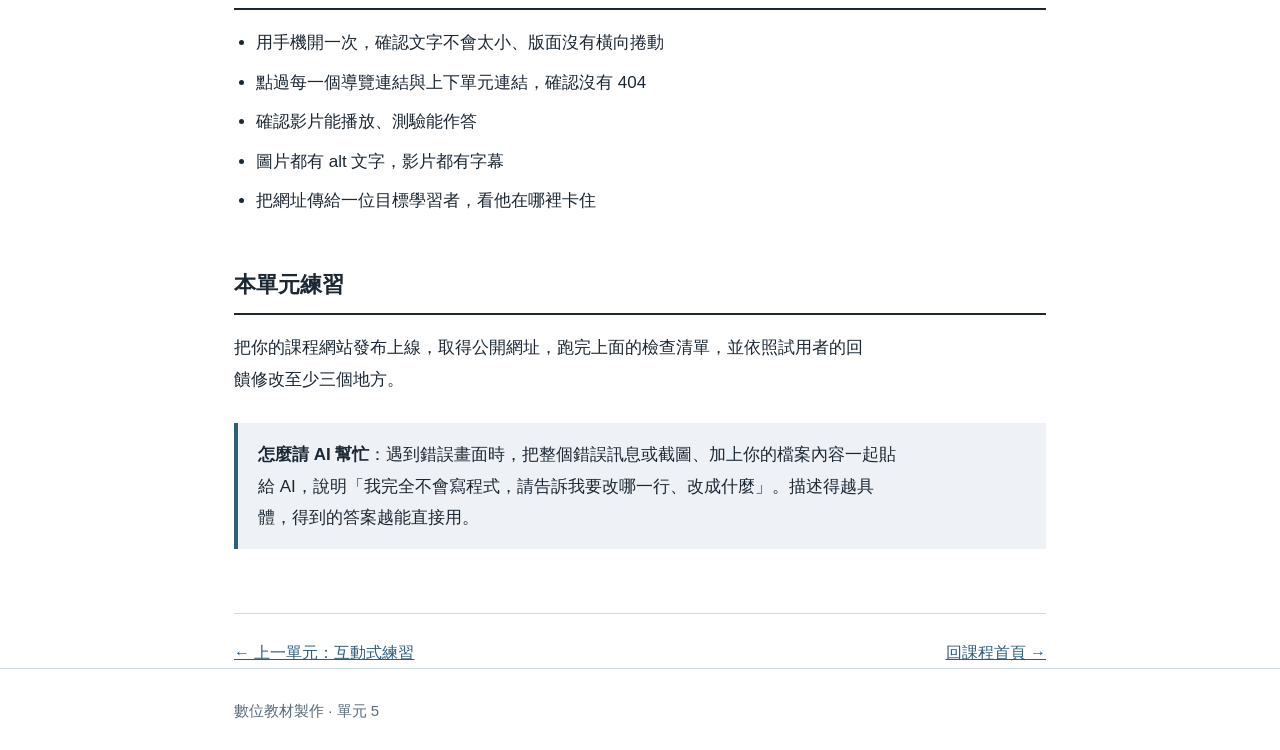
<file: unit5.html>
<!DOCTYPE html>
<html lang="zh-Hant">
<head>
  <meta charset="UTF-8">
  <meta name="viewport" content="width=device-width, initial-scale=1">
  <title>單元 5：GitHub Pages 發布｜數位教材製作</title>
  <link rel="stylesheet" href="style.css">
</head>
<body>

<nav class="topbar">
  <div class="wrap">
    <a class="sitename" href="index.html">數位教材製作</a>
    <a href="unit1.html">課程規劃</a>
    <a href="unit2.html">教材與簡報</a>
    <a href="unit3.html">教學影片</a>
    <a href="unit4.html">互動式練習</a>
    <a class="here" href="unit5.html">發布上線</a>
  </div>
</nav>

<main class="wrap">

  <h1>GitHub Pages 發布</h1>
  <p class="eyebrow">單元 5 · 預計 90 分鐘</p>

  <div class="note">
    <p><strong>完成本單元後，你可以：</strong></p>
    <ul>
      <li>把整個課程資料夾變成一個公開網址</li>
      <li>更新內容並讓線上版本同步更新</li>
      <li>用一份檢查清單確認網站在手機上也能正常使用</li>
    </ul>
  </div>

  <h2>上線前先整理資料夾</h2>
  <p>GitHub Pages 會照你資料夾的結構原封不動放到網路上，所以檔名要乾淨：全部小寫、不要有空格、不要用中文檔名。首頁一定要叫 <code>index.html</code>，這是網址根目錄預設開啟的檔案。</p>
  <pre><code>mycourse/
├── index.html      ← 首頁
├── style.css       ← 共用外觀
├── unit1.html … unit5.html
└── images/         ← 圖片放這裡</code></pre>

  <h2>發布步驟</h2>
  <ol>
    <li>註冊 GitHub 帳號並登入。</li>
    <li>點右上角的 <strong>+</strong> → <strong>New repository</strong>，名稱填 <code>mycourse</code>，選 <strong>Public</strong>，建立。</li>
    <li>在新的 repository 頁面點 <strong>uploading an existing file</strong>，把資料夾裡的所有檔案拖進去，然後按 <strong>Commit changes</strong>。</li>
    <li>進入 <strong>Settings</strong> → 左側 <strong>Pages</strong>，Source 選 <strong>Deploy from a branch</strong>，分支選 <code>main</code>、資料夾選 <code>/ (root)</code>，按 Save。</li>
    <li>等一到兩分鐘重新整理，頁面上方會出現你的網址，格式是 <code>https://你的帳號.github.io/mycourse/</code>。</li>
  </ol>

  <div class="note">
    <p><strong>最常見的兩個問題</strong>：畫面沒有樣式，通常是 <code>style.css</code> 沒有一起上傳，或檔名大小寫不符；圖片破圖，通常是路徑寫成 <code>Images/</code> 但實際資料夾是 <code>images/</code>。在自己電腦上打開看起來正常，是因為 Windows 不分大小寫，但伺服器會分。</p>
  </div>

  <h2>更新內容</h2>
  <p>改完檔案後，回到 repository 把新檔案上傳覆蓋，等一兩分鐘網站就會更新。如果看到的還是舊的，先用無痕視窗開一次，多半是瀏覽器快取。</p>

  <h2>上線後的檢查清單</h2>
  <ul>
    <li>用手機開一次，確認文字不會太小、版面沒有橫向捲動</li>
    <li>點過每一個導覽連結與上下單元連結，確認沒有 404</li>
    <li>確認影片能播放、測驗能作答</li>
    <li>圖片都有 alt 文字，影片都有字幕</li>
    <li>把網址傳給一位目標學習者，看他在哪裡卡住</li>
  </ul>

  <h2>本單元練習</h2>
  <p>把你的課程網站發布上線，取得公開網址，跑完上面的檢查清單，並依照試用者的回饋修改至少三個地方。</p>

  <div class="note">
    <p><strong>怎麼請 AI 幫忙</strong>：遇到錯誤畫面時，把整個錯誤訊息或截圖、加上你的檔案內容一起貼給 AI，說明「我完全不會寫程式，請告訴我要改哪一行、改成什麼」。描述得越具體，得到的答案越能直接用。</p>
  </div>

  <nav class="pager">
    <a href="unit4.html">← 上一單元：互動式練習</a>
    <a href="index.html">回課程首頁 →</a>
  </nav>

</main>

<footer>
  <div class="wrap">數位教材製作 · 單元 5</div>
</footer>

</body>
</html>
</file>
<file: style.css>
/* =========================================================
   style.css — 整個網站共用的外觀設定
   想改顏色？直接改下面 :root 裡的色碼，全站會一起變。
   ========================================================= */

:root {
  --paper:      #ffffff;   /* 背景 */
  --panel:      #eef2f6;   /* 淺灰藍色區塊 */
  --ink:        #1b2733;   /* 主要文字 */
  --ink-soft:   #5a6b7b;   /* 次要文字 */
  --line:       #cfd9e2;   /* 線條 */
  --marker:     #c9ec5b;   /* 螢光筆重點色 */
  --link:       #2f5d7c;   /* 連結 */
  --maxwidth:   68ch;      /* 一行最多的字數，太寬會難讀 */
}

* { box-sizing: border-box; }

body {
  margin: 0;
  background: var(--paper);
  color: var(--ink);
  font-family: "Noto Sans TC", "PingFang TC", "Microsoft JhengHei", sans-serif;
  font-size: 17px;
  line-height: 1.85;
}

/* ---------- 版面容器 ---------- */
.wrap {
  max-width: 860px;
  margin: 0 auto;
  padding: 0 24px;
}

/* ---------- 頂端導覽列 ---------- */
.topbar {
  border-bottom: 1px solid var(--line);
  background: var(--paper);
  position: sticky;
  top: 0;
  z-index: 10;
}
.topbar .wrap {
  display: flex;
  flex-wrap: wrap;
  gap: 4px 20px;
  align-items: baseline;
  padding-top: 14px;
  padding-bottom: 14px;
}
.sitename {
  font-weight: 700;
  margin-right: auto;
  text-decoration: none;
  color: var(--ink);
}
.topbar a {
  color: var(--ink-soft);
  text-decoration: none;
  font-size: 15px;
}
.topbar a:hover { color: var(--link); }
.topbar a.here {
  color: var(--ink);
  box-shadow: inset 0 -8px 0 var(--marker);
}

/* ---------- 首頁開頭 ---------- */
.hero {
  padding: 72px 0 56px;
  border-bottom: 1px solid var(--line);
}
.hero h1 {
  font-size: 44px;
  line-height: 1.3;
  margin: 0 0 16px;
  letter-spacing: 0.02em;
}
.hero p {
  max-width: var(--maxwidth);
  color: var(--ink-soft);
  margin: 0;
}

/* ---------- 單元列表 ---------- */
.units { padding: 48px 0; }
.unit-row {
  display: flex;
  gap: 24px;
  padding: 24px 0;
  border-bottom: 1px solid var(--line);
  text-decoration: none;
  color: inherit;
}
.unit-row:hover .unit-title { box-shadow: inset 0 -8px 0 var(--marker); }
.unit-num {
  font-size: 15px;
  color: var(--ink-soft);
  min-width: 3.5em;
  padding-top: 6px;
}
.unit-title {
  font-size: 22px;
  font-weight: 700;
  margin: 0 0 6px;
  display: inline-block;
}
.unit-desc {
  margin: 0;
  color: var(--ink-soft);
  font-size: 16px;
  max-width: var(--maxwidth);
}

/* ---------- 單元內頁 ---------- */
main { padding: 56px 0 96px; }
main h1 {
  font-size: 34px;
  line-height: 1.35;
  margin: 0 0 8px;
}
.eyebrow {
  color: var(--ink-soft);
  font-size: 15px;
  margin: 0 0 32px;
}
main h2 {
  font-size: 22px;
  margin: 48px 0 12px;
  padding-bottom: 8px;
  border-bottom: 2px solid var(--ink);
}
main h3 { font-size: 18px; margin: 32px 0 8px; }
main p, main li { max-width: var(--maxwidth); }
main ul, main ol { padding-left: 1.3em; }
main li { margin-bottom: 8px; }
a { color: var(--link); }

/* 重點方框 */
.note {
  background: var(--panel);
  border-left: 4px solid var(--link);
  padding: 16px 20px;
  margin: 28px 0;
}
.note p:last-child { margin-bottom: 0; }
.note p:first-child { margin-top: 0; }

/* 圖片與影片 */
img, video { max-width: 100%; height: auto; display: block; }
figure { margin: 28px 0; }
figcaption { font-size: 15px; color: var(--ink-soft); margin-top: 8px; }
.video-box {
  position: relative;
  padding-bottom: 56.25%;   /* 16:9 比例 */
  height: 0;
  background: var(--panel);
}
.video-box iframe {
  position: absolute; inset: 0;
  width: 100%; height: 100%; border: 0;
}

/* 程式碼 */
code {
  background: var(--panel);
  padding: 2px 6px;
  border-radius: 3px;
  font-size: 15px;
}
pre {
  background: var(--panel);
  padding: 18px 20px;
  overflow-x: auto;
  line-height: 1.6;
}
pre code { background: none; padding: 0; }

/* ---------- 練習題 ---------- */
.quiz { margin: 32px 0; }
.q {
  border: 1px solid var(--line);
  padding: 20px 22px;
  margin-bottom: 20px;
}
.q > p { font-weight: 700; margin-top: 0; }
.q button {
  display: block;
  width: 100%;
  text-align: left;
  background: var(--paper);
  border: 1px solid var(--line);
  padding: 10px 14px;
  margin-bottom: 8px;
  font: inherit;
  font-size: 16px;
  color: inherit;
  cursor: pointer;
}
.q button:hover { border-color: var(--link); }
.q button:focus-visible { outline: 3px solid var(--link); outline-offset: 2px; }
.q button.right { background: var(--marker); border-color: var(--ink); }
.q button.wrong { background: var(--panel); color: var(--ink-soft); }
.feedback { margin: 12px 0 0; font-size: 16px; min-height: 1.6em; }

/* ---------- 上下一單元 ---------- */
.pager {
  display: flex;
  justify-content: space-between;
  gap: 16px;
  margin-top: 64px;
  padding-top: 24px;
  border-top: 1px solid var(--line);
  font-size: 16px;
}

/* ---------- 頁尾 ---------- */
footer {
  border-top: 1px solid var(--line);
  padding: 28px 0;
  color: var(--ink-soft);
  font-size: 15px;
}


/* =========================
Button
========================= */

.button {
display: inline-block;

```
margin-top: 30px;

padding: 12px 28px;

background: #222;

color: white;

text-decoration: none;

border-radius: 5px;

font-size: 14px;

transition: 0.2s;
```

}

.button:hover {
background: #555;
}


/* ---------- 手機版調整 ---------- */
@media (max-width: 600px) {
  body { font-size: 16px; }
  .hero { padding: 48px 0 36px; }
  .hero h1 { font-size: 32px; }
  main h1 { font-size: 26px; }
  .unit-row { flex-direction: column; gap: 4px; }
  .unit-num { padding-top: 0; }
}
</file>
